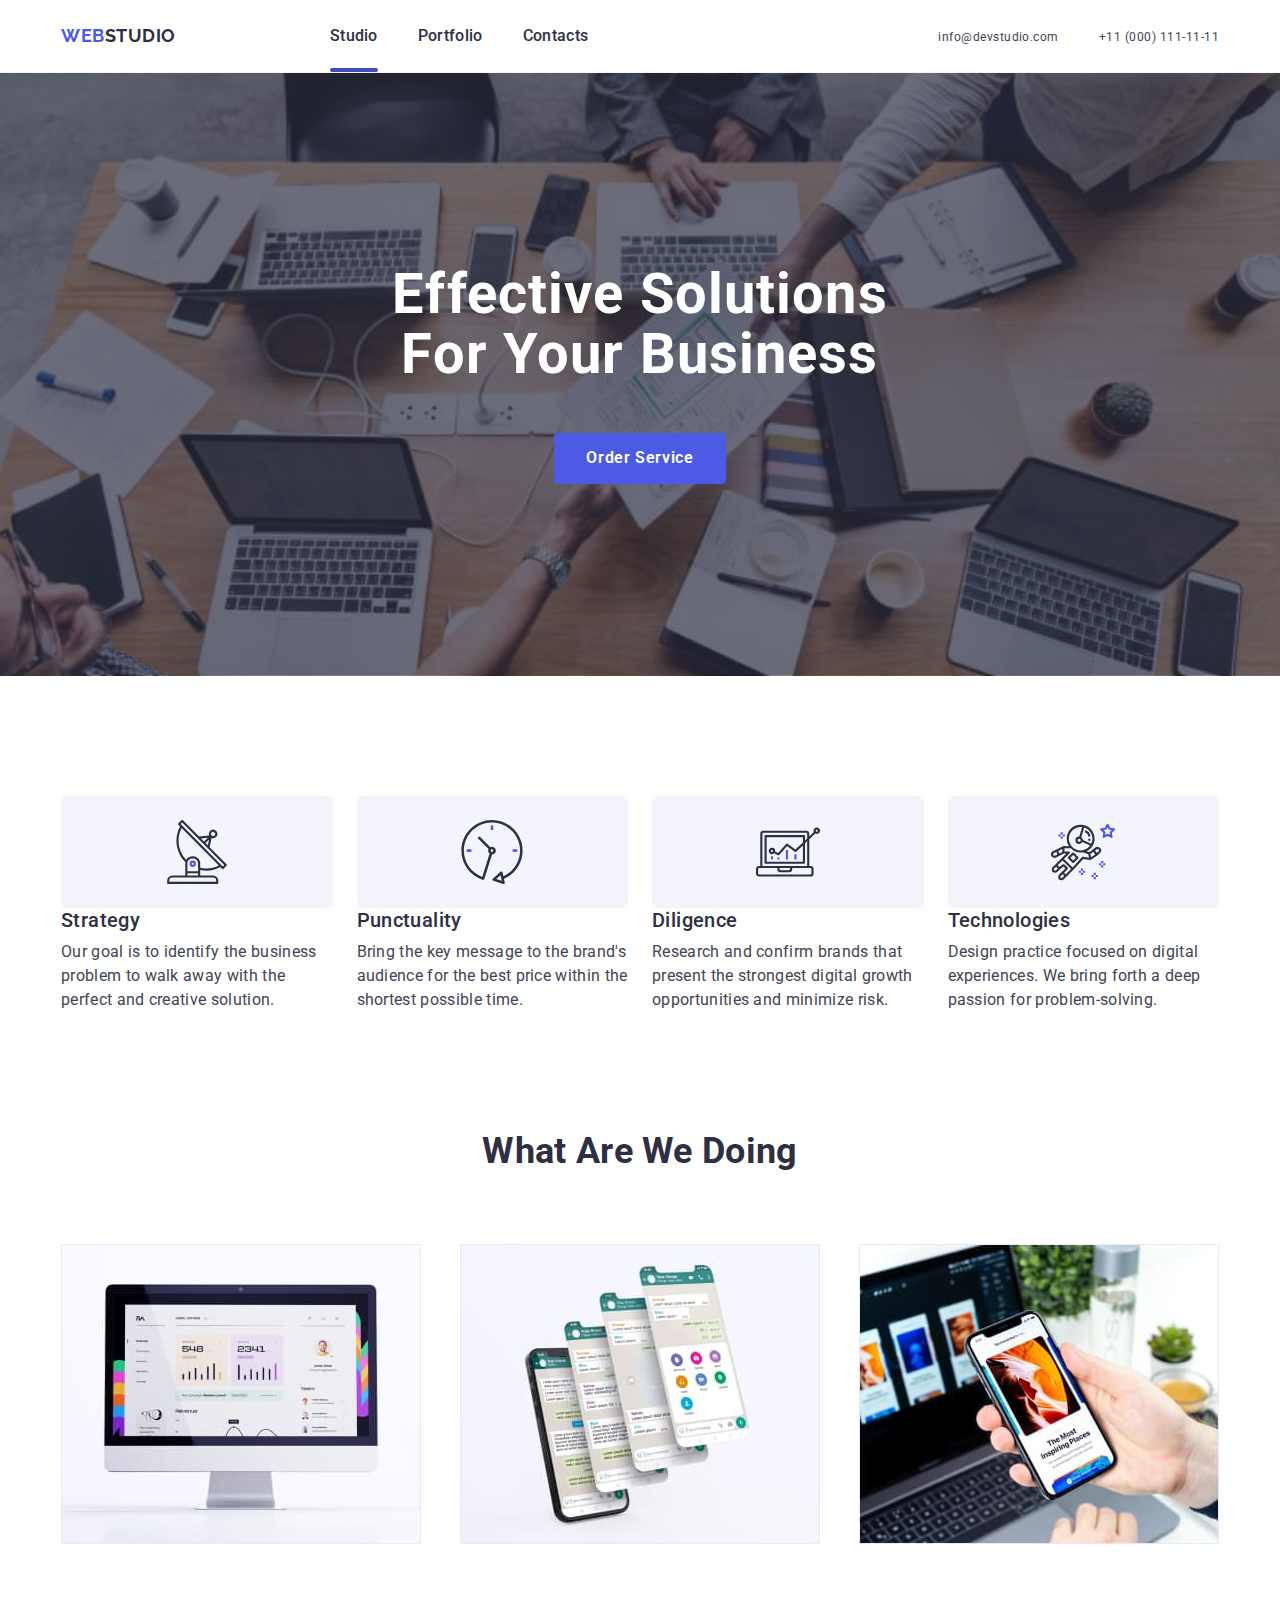
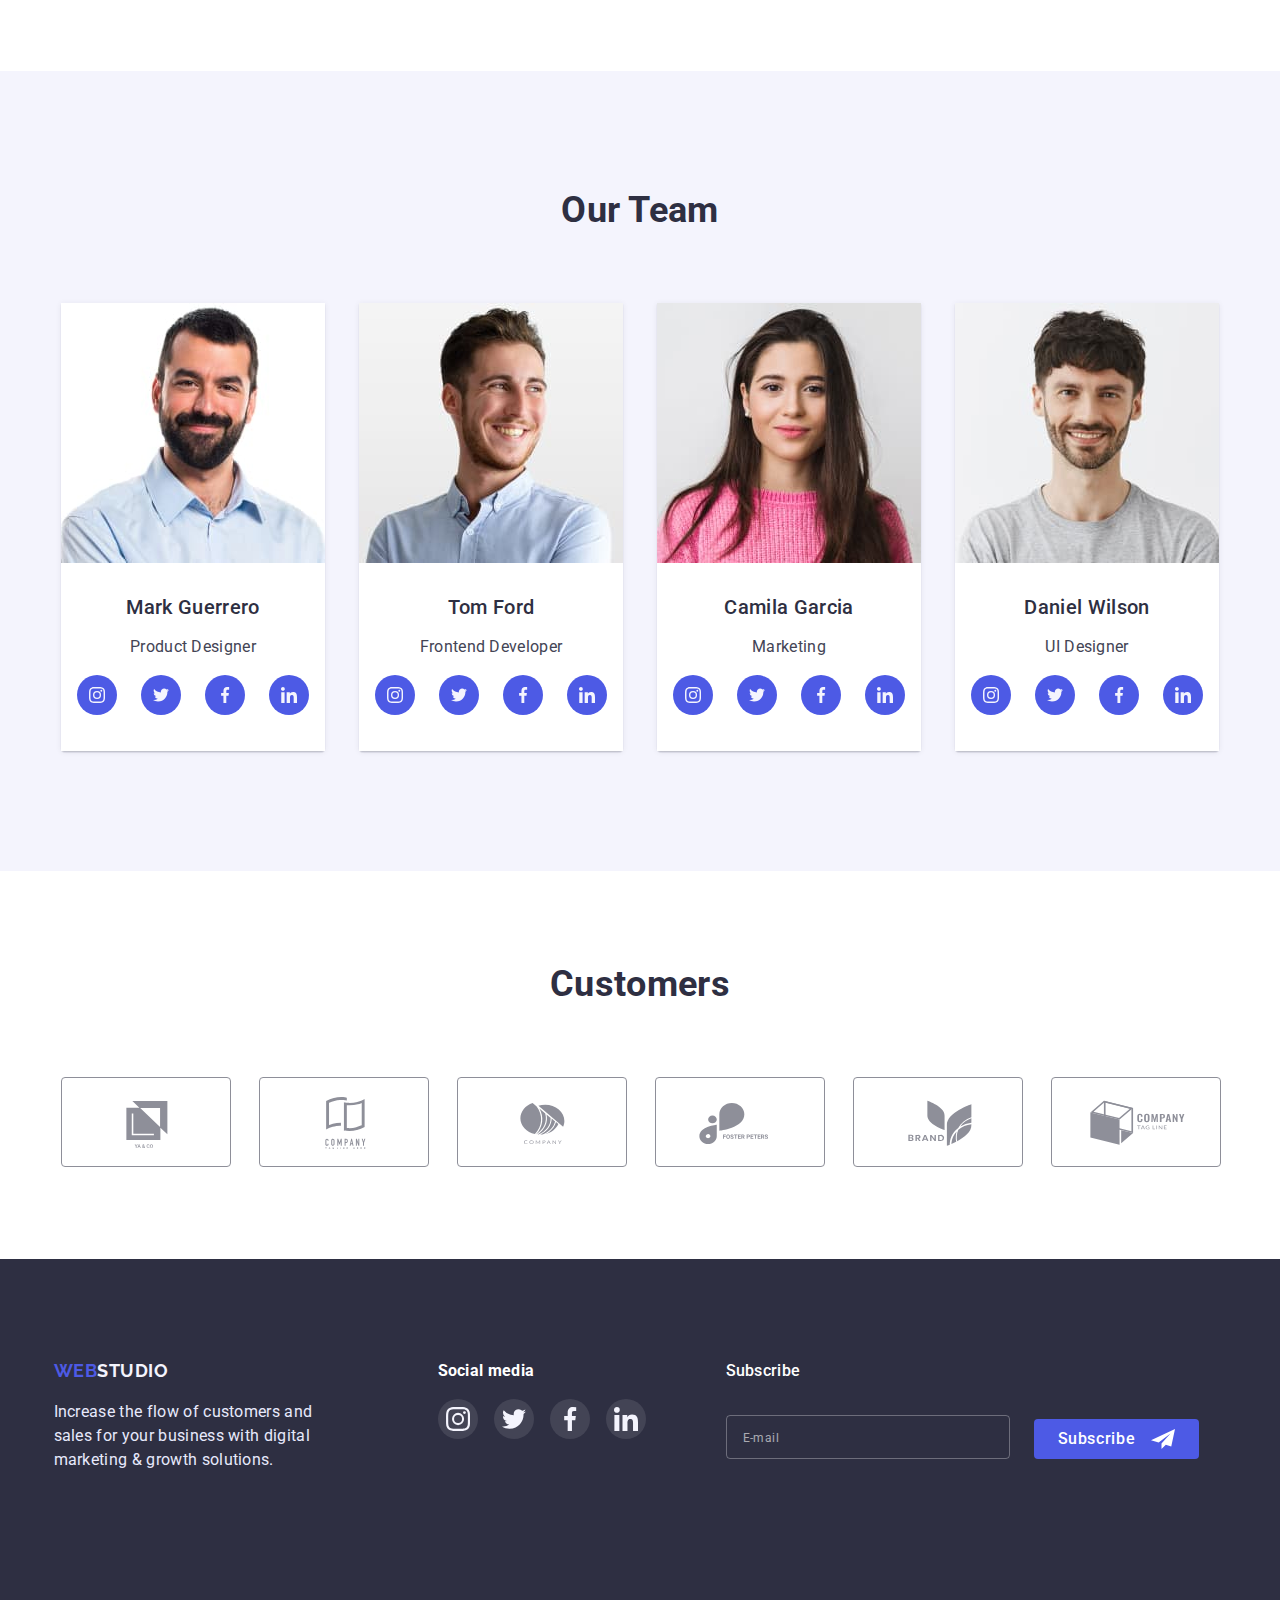
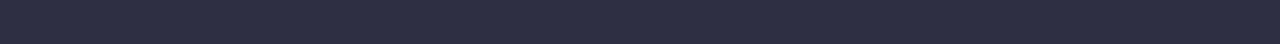
<file: index.html>
<!DOCTYPE html>
<html lang="en">
	<head>
		<meta charset="UTF-8" />
		<meta http-equiv="X-UA-Compatible" content="IE=edge" />
		<meta name="viewport" content="width=device-width, initial-scale=1.0" />
		<title>WebStudio</title>
		<link rel="preconnect" href="https://fonts.googleapis.com" />
		<link rel="preconnect" href="https://fonts.gstatic.com" crossorigin />
		<link
			href="https://fonts.googleapis.com/css2?family=Raleway:wght@700&family=Roboto:wght@400;500;700;900&display=swap"
			rel="stylesheet"
		/>
		<link
			rel="stylesheet"
			href="https://cdnjs.cloudflare.com/ajax/libs/modern-normalize/1.1.0/modern-normalize.min.css"
		/>
		<link rel="stylesheet" href="./css/styles.css" />
	</head>
	<body>
		<header>
			<div class="nav container">
				<a href="./index.html" class="logo"><span class="accent">WEB</span>STUDIO</a>
				<nav>
					<ul class="site-nav list">
						<li class="item"><a href="./index.html" class="link activiti">Studio</a></li>
						<li class="item"><a href="./portfolio.html" class="link">Portfolio</a></li>
						<li class="item"><a href="" class="link">Contacts</a></li>
					</ul>
				</nav>
				<ul class="auth-nav list">
					<li class="item"><a href="mailto:info@devstudio.com" class="auth">info@devstudio.com</a></li>
					<li class="item"><a href="tel:+11(000)111-11-11" class="auth">+11 (000) 111-11-11</a></li>
				</ul>

				<button type="button" class="mobile-button-burger js-open-menu">
					<svg width="32" height="22">
						<use href="./images/symbol-defs.svg#icon-hamburger"></use>
					</svg>
				</button>
			</div>

			<div class="mobile-modal js-menu-container">
				<div class="mobile-modal-container">
					<button type="button" class="close-button js-close-menu">
						<svg width="8" height="8">
							<use href="./images/symbol-defs.svg#icon-close-btn"></use>
						</svg>
					</button>
					<ul class="list list-mod">
						<li class="mobile-modal-list-line">
							<a href="./" class="link link-hover modal-navigation">Studio</a>
						</li>
						<li class="mobile-modal-list-line">
							<a href="./portfolio.html" class="link link-hover modal-navigation">Portfolio</a>
						</li>
						<li class="mobile-modal-list-line">
							<a href="./" class="link link-hover modal-navigation">Contacts</a>
						</li>
					</ul>
					<div class="mobile-contact">
						<ul class="list link-contacts mobile-l">
							<li>
								<a href="tel:info@devstudio.com" class="link contact-hover contact-mobile">+11 (000) 111-11-11</a>
							</li>
							<li class="mobile-modal-contact">
								<a href="mailto:+380961111111" class="link contact-hover contact-mail">info@devstudio.com</a>
							</li>
						</ul>
						<ul class="list activ mobile-modal-active">
							<li>
								<a class="ico-a" href="">
									<svg class="person-href" width="24" height="20">
										<use href="./images/symbol-defs.svg#icon-instagram"></use>
									</svg>
								</a>
							</li>
							<li>
								<a class="ico-a" href="">
									<svg class="person-href" width="24" height="20">
										<use href="./images/symbol-defs.svg#icon-twitter"></use>
									</svg>
								</a>
							</li>
							<li>
								<a class="ico-a" href="">
									<svg class="person-href" width="24" height="20">
										<use href="./images/symbol-defs.svg#icon-facebook"></use>
									</svg>
								</a>
							</li>
							<li>
								<a class="ico-a" href="">
									<svg class="person-href" width="24" height="20">
										<use href="./images/symbol-defs.svg#icon-linkedin"></use>
									</svg>
								</a>
							</li>
						</ul>
					</div>
				</div>
			</div>
		</header>

		<main>
			<section class="hero section">
				<h1 class="hero-title">Effective Solutions For Your Business</h1>
				<button class="button-hero" type="button" name="Order Service" data-modal-open>Order Service</button>
			</section>

			<section class="advantages section">
				<div class="container">
					<h2 class="section-title visually-hidden">Our advantages</h2>

					<ul class="feature-list list">
						<li class="item">
							<div class="icon-hero">
								<svg class="ico">
									<use href="./images/symbol-defs.svg#icon-anten"></use>
								</svg>
							</div>

							<h3 class="title">Strategy</h3>
							<p class="text">
								Our goal is to identify the business problem to walk away with the perfect and creative solution.
							</p>
						</li>

						<li class="item">
							<div class="icon-hero">
								<svg class="ico">
									<use href="./images/symbol-defs.svg#icon-clock"></use>
								</svg>
							</div>

							<h3 class="title">Punctuality</h3>
							<p class="text">
								Bring the key message to the brand's audience for the best price within the shortest possible time.
							</p>
						</li>

						<li class="item">
							<div class="icon-hero">
								<svg class="ico">
									<use href="./images/symbol-defs.svg#icon-diagram"></use>
								</svg>
							</div>

							<h3 class="title">Diligence</h3>
							<p class="text">
								Research and confirm brands that present the strongest digital growth opportunities and minimize risk.
							</p>
						</li>

						<li class="item">
							<div class="icon-hero">
								<svg class="ico">
									<use href="./images/symbol-defs.svg#icon-astronaut"></use>
								</svg>
							</div>

							<h3 class="title">Technologies</h3>
							<p class="text">
								Design practice focused on digital experiences. We bring forth a deep passion for problem-solving.
							</p>
						</li>
					</ul>
				</div>
			</section>

			<section class="doing section">
				<div class="container">
					<h2 class="section-title">What are we doing</h2>
					<ul class="work-list list">
						<li>
							<img srcset="./images/monitor@2x.jpg 2x" src="./images/monitor.jpg" alt="Monitor" width="360" />
						</li>
						<li>
							<img srcset="./images/phone@2x.jpg 2x" src="./images/phone.jpg" alt="Phone" width="360" />
						</li>
						<li>
							<img
								srcset="./images/phone-in-hand@2x.jpg 2x"
								src="./images/phone-in-hand.jpg"
								alt="Phone in hand"
								width="360"
							/>
						</li>
					</ul>
				</div>
			</section>

			<section class="section our-team">
				<div class="container">
					<h2 class="section-title">Our Team</h2>
					<ul class="team-list list">
						<li class="pers">
							<img
								srcset="./images/foto-mark-guerrero@2x.jpg 2x"
								src="./images/foto-mark-guerrero.jpg"
								alt="Foto Mark Guerrero"
								width="264"
							/>
							<div class="person-data">
								<h3 class="title">Mark Guerrero</h3>
								<p class="position">Product Designer</p>
								<ul class="list activ">
									<li>
										<a class="ico-a" href="">
											<svg class="person-href" width="16" height="16">
												<use href="./images/symbol-defs.svg#icon-instagram"></use>
											</svg>
										</a>
									</li>
									<li>
										<a class="ico-a" href="">
											<svg class="person-href" width="16" height="16">
												<use href="./images/symbol-defs.svg#icon-twitter"></use>
											</svg>
										</a>
									</li>
									<li>
										<a class="ico-a" href="">
											<svg class="person-href" width="16" height="16">
												<use href="./images/symbol-defs.svg#icon-facebook"></use>
											</svg>
										</a>
									</li>
									<li>
										<a class="ico-a" href="">
											<svg class="person-href" width="16" height="16">
												<use href="./images/symbol-defs.svg#icon-linkedin"></use>
											</svg>
										</a>
									</li>
								</ul>
							</div>
						</li>
						<li class="pers">
							<img
								srcset="./images/foto-tom-ford@2x.jpg 2x"
								src="./images/foto-tom-ford.jpg"
								alt="Foto Tom Ford"
								width="264"
							/>
							<div class="person-data">
								<h3 class="title">Tom Ford</h3>
								<p class="position">Frontend Developer</p>
								<ul class="list activ">
									<li>
										<a class="ico-a" href="">
											<svg class="person-href" width="16" height="16">
												<use href="./images/symbol-defs.svg#icon-instagram"></use>
											</svg>
										</a>
									</li>
									<li>
										<a class="ico-a" href="">
											<svg class="person-href" width="16" height="16">
												<use href="./images/symbol-defs.svg#icon-twitter"></use>
											</svg>
										</a>
									</li>
									<li>
										<a class="ico-a" href="">
											<svg class="person-href" width="16" height="16">
												<use href="./images/symbol-defs.svg#icon-facebook"></use>
											</svg>
										</a>
									</li>
									<li>
										<a class="ico-a" href="">
											<svg class="person-href" width="16" height="16">
												<use href="./images/symbol-defs.svg#icon-linkedin"></use>
											</svg>
										</a>
									</li>
								</ul>
							</div>
						</li>
						<li class="pers">
							<img
								srcset="./images/foto-camila-garcia@2x.jpg 2x"
								src="./images/foto-camila-garcia.jpg"
								alt="Foto Camila Garcia"
								width="264"
							/>
							<div class="person-data">
								<h3 class="title">Camila Garcia</h3>
								<p class="position">Marketing</p>
								<ul class="list activ">
									<li>
										<a class="ico-a" href="">
											<svg class="person-href" width="16" height="16">
												<use href="./images/symbol-defs.svg#icon-instagram"></use>
											</svg>
										</a>
									</li>
									<li>
										<a class="ico-a" href="">
											<svg class="person-href" width="16" height="16">
												<use href="./images/symbol-defs.svg#icon-twitter"></use>
											</svg>
										</a>
									</li>
									<li>
										<a class="ico-a" href="">
											<svg class="person-href" width="16" height="16">
												<use href="./images/symbol-defs.svg#icon-facebook"></use>
											</svg>
										</a>
									</li>
									<li>
										<a class="ico-a" href="">
											<svg class="person-href" width="16" height="16">
												<use href="./images/symbol-defs.svg#icon-linkedin"></use>
											</svg>
										</a>
									</li>
								</ul>
							</div>
						</li>
						<li class="pers">
							<img
								srcset="./images/foto-daniel-wilson@2x.jpg 2x"
								src="./images/foto-daniel-wilson.jpg"
								alt="Foto Daniel Wilson"
								width="264"
							/>
							<div class="person-data">
								<h3 class="title">Daniel Wilson</h3>
								<p class="position">UI Designer</p>
								<ul class="list activ">
									<li>
										<a class="ico-a" href="">
											<svg class="person-href" width="16" height="16">
												<use href="./images/symbol-defs.svg#icon-instagram"></use>
											</svg>
										</a>
									</li>
									<li>
										<a class="ico-a" href="">
											<svg class="person-href" width="16" height="16">
												<use href="./images/symbol-defs.svg#icon-twitter"></use>
											</svg>
										</a>
									</li>
									<li>
										<a class="ico-a" href="">
											<svg class="person-href" width="16" height="16">
												<use href="./images/symbol-defs.svg#icon-facebook"></use>
											</svg>
										</a>
									</li>
									<li>
										<a class="ico-a" href="">
											<svg class="person-href" width="16" height="16">
												<use href="./images/symbol-defs.svg#icon-linkedin"></use>
											</svg>
										</a>
									</li>
								</ul>
							</div>
						</li>
					</ul>
				</div>
			</section>

			<section class="section customers">
				<div class="container">
					<h2 class="title-customers">Customers</h2>
					<ul class="customers-list list">
						<li class="partner">
							<a href="" class="a-partner">
								<svg class="svg-partner" width="104" height="56">
									<use href="./images/symbol-defs.svg#icon-ya-co"></use>
								</svg>
							</a>
						</li>
						<li class="partner">
							<a href="" class="a-partner">
								<svg class="svg-partner" width="104" height="56">
									<use href="./images/symbol-defs.svg#icon-tagline"></use>
								</svg>
							</a>
						</li>
						<li class="partner">
							<a href="" class="a-partner">
								<svg class="svg-partner" width="104" height="56">
									<use href="./images/symbol-defs.svg#icon-thirh-company"></use>
								</svg>
							</a>
						</li>
						<li class="partner">
							<a href="" class="a-partner">
								<svg class="svg-partner" width="104" height="56">
									<use href="./images/symbol-defs.svg#icon-foster-peters"></use>
								</svg>
							</a>
						</li>
						<li class="partner">
							<a href="" class="a-partner">
								<svg class="svg-partner" width="104" height="56">
									<use href="./images/symbol-defs.svg#icon-brand"></use>
								</svg>
							</a>
						</li>
						<li class="partner">
							<a href="" class="a-partner">
								<svg class="svg-partner" width="104" height="56">
									<use href="./images/symbol-defs.svg#icon-tag-line"></use>
								</svg>
							</a>
						</li>
					</ul>
				</div>
			</section>
		</main>

		<footer class="footer">
			<div class="container footer-data">
				<div class="logo-media">
					<a href="./index.html" class="logo logo-footer"><span class="accent">WEB</span>STUDIO</a>
					<p class="footer-text">
						Increase the flow of customers and sales for your business with digital marketing & growth solutions.
					</p>
				</div>

				<div class="social-media">
					<h4>Social media</h4>
					<ul class="list footer-list">
						<li class="footer-ico">
							<a href="">
								<svg width="24" height="24">
									<use href="./images/symbol-defs.svg#icon-instagram"></use>
								</svg>
							</a>
						</li>
						<li class="footer-ico">
							<a href="">
								<svg width="24" height="24">
									<use href="./images/symbol-defs.svg#icon-twitter"></use>
								</svg>
							</a>
						</li>
						<li class="footer-ico">
							<a href="">
								<svg width="24" height="24">
									<use href="./images/symbol-defs.svg#icon-facebook"></use>
								</svg>
							</a>
						</li>
						<li class="footer-ico">
							<a href="">
								<svg width="24" height="24">
									<use href="./images/symbol-defs.svg#icon-linkedin"></use>
								</svg>
							</a>
						</li>
					</ul>
				</div>

				<div class="subscribe">
					<p class="footer-input-desc">Subscribe</p>
					<form class="footer-subscribe">
						<input type="email" name="user-email" placeholder="E-mail" required class="footer-input" id="email" />
						<button type="submit" class="footer-subscribe-btn">
							Subscribe<svg class="footer-subscribe-btn-icon" width="24" height="24">
								<use href="./images/symbol-defs.svg#icon-frame"></use>
							</svg>
						</button>
					</form>
				</div>
			</div>
		</footer>

		<div class="backdrop is-hidden" data-modal>
			<div class="modal">
				<button type="button" class="modal-close-btn" data-modal-close>
					<svg width="8" height="8">
						<use href="./images/symbol-defs.svg#icon-close-btn"></use>
					</svg>
				</button>

				<form class="modal-form">
					<p>Leave your contacts and we will call you back</p>

					<label class="modal-label">
						<span class="modal-form-text">Name</span>
						<input class="form-input" type="text" name="name" required pattern="[a-zA-Zа-яА-Я]+" minlength="2" />
						<svg class="form-input-icon" width="18" height="24">
							<use href="./images/symbol-defs.svg#icon-person"></use>
						</svg>
					</label>
					<label class="modal-label">
						<span class="modal-form-text">Phone</span>
						<input
							class="form-input"
							type="tel"
							name="phone_number"
							required
							pattern="[0-9]{3}-[0-9]{3}-[0-9]{2}-[0-9]{2}"
							title="XXX-XXX-XX-XX"
						/>
						<svg class="form-input-icon" width="18" height="24">
							<use href="./images/symbol-defs.svg#icon-phone"></use>
						</svg>
					</label>
					<label class="modal-label">
						<span class="modal-form-text">Email</span>
						<input class="form-input" type="email" name="email" required />
						<svg class="form-input-icon" width="18" height="24">
							<use href="./images/symbol-defs.svg#icon-email"></use>
						</svg>
					</label>

					<label class="modal-label">
						<span class="modal-form-text">Comment</span>
						<textarea class="modal-form-comment" name="comment" placeholder="Text input"></textarea>
					</label>

					<div class="modal-form-accept">
						<input
							class="form-input-accept visually-hidden"
							type="checkbox"
							name="user_accept"
							value="accept"
							id="user_accept"
						/>
						<label for="user_accept" class="label-accept"
							>I accept the terms and conditions of the <a href="" class="privacy">Privacy Policy</a></label
						>
					</div>
					<div class="modal-form-sub">
						<button class="modal-form-submit" type="submit">Send</button>
					</div>
				</form>
			</div>
		</div>

		<script src="./js/mobile-menu.js"></script>
		<script src="./js/modal.js"></script>
	</body>
</html>
</file>
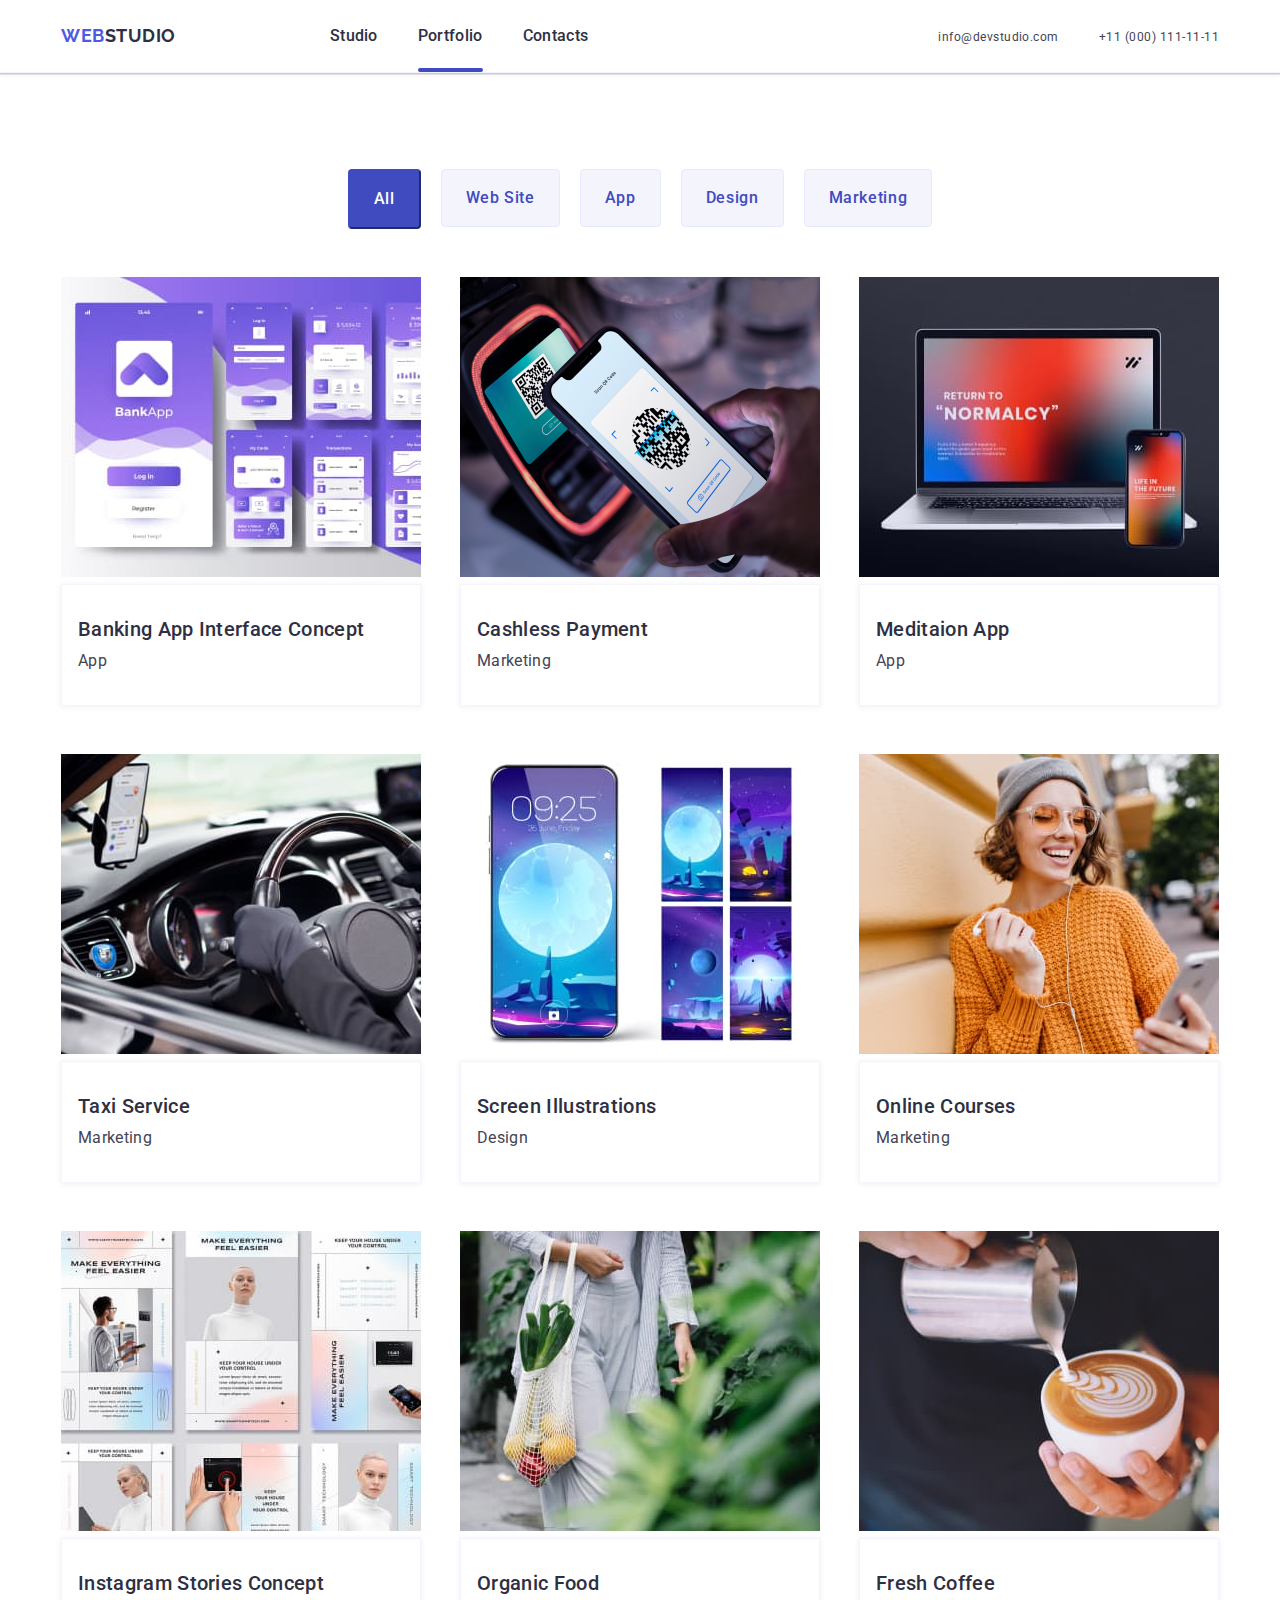
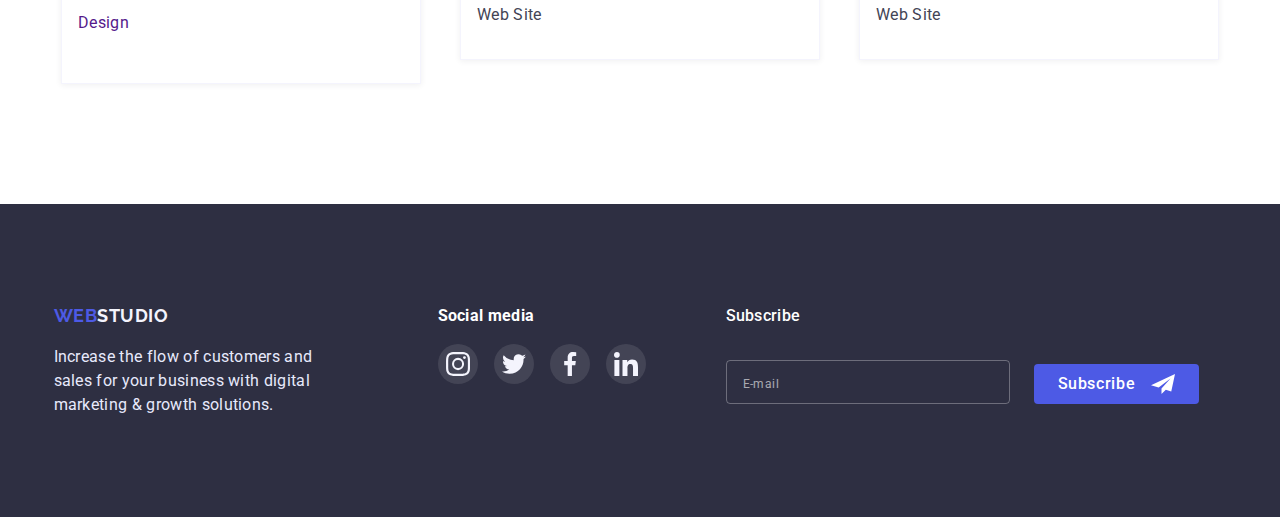
<file: portfolio.html>
<!DOCTYPE html>
<html lang="en">
	<head>
		<meta charset="UTF-8" />
		<meta http-equiv="X-UA-Compatible" content="IE=edge" />
		<meta name="viewport" content="width=device-width, initial-scale=1.0" />
		<title>Portfolio</title>
		<link rel="preconnect" href="https://fonts.googleapis.com" />
		<link rel="preconnect" href="https://fonts.gstatic.com" crossorigin />
		<link
			href="https://fonts.googleapis.com/css2?family=Raleway:wght@700&family=Roboto:wght@400;500;700;900&display=swap"
			rel="stylesheet"
		/>
		<link
			rel="stylesheet"
			href="https://cdnjs.cloudflare.com/ajax/libs/modern-normalize/1.1.0/modern-normalize.min.css"
		/>
		<link rel="stylesheet" href="./css/styles.css" />
	</head>
	<body>
		<header>
			<div class="nav container">
				<a href="./index.html" class="logo"><span class="accent">WEB</span>STUDIO</a>
				<nav>
					<ul class="site-nav list">
						<li class="item"><a href="./index.html" class="link">Studio</a></li>
						<li class="item"><a href="./portfolio.html" class="link activiti">Portfolio</a></li>
						<li class="item"><a href="" class="link">Contacts</a></li>
					</ul>
				</nav>
				<ul class="auth-nav list">
					<li class="item"><a href="mailto:info@devstudio.com" class="auth">info@devstudio.com</a></li>
					<li class="item"><a href="tel:+11(000)111-11-11" class="auth">+11 (000) 111-11-11</a></li>
				</ul>

				<button type="button" class="mobile-button-burger js-open-menu">
					<svg width="32" height="22">
						<use href="./images/symbol-defs.svg#icon-hamburger"></use>
					</svg>
				</button>
			</div>

			<div class="mobile-modal js-menu-container">
				<div class="mobile-modal-container">
					<button type="button" class="close-button js-close-menu">
						<svg width="8" height="8">
							<use href="./images/symbol-defs.svg#icon-close-btn"></use>
						</svg>
					</button>
					<div class="mobile-modal-list">
						<ul class="list">
							<li class="mobile-modal-list-line">
								<a href="./" class="link link-hover modal-navigation">Studio</a>
							</li>
							<li class="mobile-modal-list-line">
								<a href="./portfolio.html" class="link link-hover modal-navigation">Portfolio</a>
							</li>
							<li class="mobile-modal-list-line">
								<a href="./" class="link link-hover modal-navigation">Contacts</a>
							</li>
						</ul>
						<ul class="list link-contacts mobile-l">
							<li>
								<a href="tel:info@devstudio.com" class="link contact-hover contact-mobile">+11 (000) 111-11-11</a>
							</li>
							<li class="mobile-modal-contact">
								<a href="mailto:+380961111111" class="link contact-hover contact-mail">info@devstudio.com</a>
							</li>
						</ul>
						<ul class="list activ mobile-modal-active">
							<li>
								<a class="ico-a" href="">
									<svg class="person-href" width="24" height="20">
										<use href="./images/symbol-defs.svg#icon-instagram"></use>
									</svg>
								</a>
							</li>
							<li>
								<a class="ico-a" href="">
									<svg class="person-href" width="24" height="20">
										<use href="./images/symbol-defs.svg#icon-twitter"></use>
									</svg>
								</a>
							</li>
							<li>
								<a class="ico-a" href="">
									<svg class="person-href" width="24" height="20">
										<use href="./images/symbol-defs.svg#icon-facebook"></use>
									</svg>
								</a>
							</li>
							<li>
								<a class="ico-a" href="">
									<svg class="person-href" width="24" height="20">
										<use href="./images/symbol-defs.svg#icon-linkedin"></use>
									</svg>
								</a>
							</li>
						</ul>
					</div>
				</div>
			</div>
		</header>

		<main>
			<section class="colection filter-menu">
				<div class="container">
					<h1 class="visually-hidden">Nav</h1>
					<ul class="list filter">
						<li><button class="button primary" type="button">All</button></li>
						<li><button class="button secondary" type="button">Web Site</button></li>
						<li><button class="button secondary" type="button">App</button></li>
						<li><button class="button secondary" type="button">Design</button></li>
						<li><button class="button secondary" type="button">Marketing</button></li>
					</ul>

					<ul class="menu-list list">
						<li class="item-works">
							<a href="" class="iten">
								<div class="box">
									<img src="./images/banking.jpg" alt="Banking" width="360" />
									<div class="overlay">
										<p>
											14 Stylish and User-Friendly App Design Concepts · Task Manager App · Calorie Tracker App · Exotic
											Fruit Ecommerce App · Cloud Storage App
										</p>
									</div>
								</div>

								<div class="example-work">
									<h2 class="title">Banking App Interface Concept</h2>
									<p class="text-works">App</p>
								</div>
							</a>
						</li>
						<li class="item-works">
							<a href="" class="iten">
								<div class="box">
									<img src="./images/cashless.jpg" alt="Cashless" width="360" />
									<div class="overlay">
										<p>
											14 Stylish and User-Friendly App Design Concepts · Task Manager App · Calorie Tracker App · Exotic
											Fruit Ecommerce App · Cloud Storage App
										</p>
									</div>
								</div>

								<div class="example-work">
									<h2 class="title">Cashless Payment</h2>
									<p class="text-works">Marketing</p>
								</div>
							</a>
						</li>
						<li class="item-works">
							<a href="" class="iten">
								<div class="box">
									<img src="./images/meditaion.jpg" alt="Meditaion" width="360" />
									<div class="overlay">
										<p>
											14 Stylish and User-Friendly App Design Concepts · Task Manager App · Calorie Tracker App · Exotic
											Fruit Ecommerce App · Cloud Storage App
										</p>
									</div>
								</div>

								<div class="example-work">
									<h2 class="title">Meditaion App</h2>
									<p class="text-works">App</p>
								</div>
							</a>
						</li>
						<li class="item-works">
							<a href="" class="iten">
								<div class="box">
									<img src="./images/taxi.jpg" alt="Taxi" width="360" />
									<div class="overlay">
										<p>
											14 Stylish and User-Friendly App Design Concepts · Task Manager App · Calorie Tracker App · Exotic
											Fruit Ecommerce App · Cloud Storage App
										</p>
									</div>
								</div>

								<div class="example-work">
									<h2 class="title">Taxi Service</h2>
									<p class="text-works">Marketing</p>
								</div>
							</a>
						</li>
						<li class="item-works">
							<a href="" class="iten">
								<div class="box">
									<img src="./images/screen.jpg" alt="Screen" width="360" />
									<div class="overlay">
										<p>
											14 Stylish and User-Friendly App Design Concepts · Task Manager App · Calorie Tracker App · Exotic
											Fruit Ecommerce App · Cloud Storage App
										</p>
									</div>
								</div>

								<div class="example-work">
									<h2 class="title">Screen Illustrations</h2>
									<p class="text-works">Design</p>
								</div>
							</a>
						</li>
						<li class="item-works">
							<a href="" class="iten">
								<div class="box">
									<img src="./images/online.jpg" alt="Woman with phone" width="360" />
									<div class="overlay">
										<p>
											14 Stylish and User-Friendly App Design Concepts · Task Manager App · Calorie Tracker App · Exotic
											Fruit Ecommerce App · Cloud Storage App
										</p>
									</div>
								</div>

								<div class="example-work">
									<h2 class="title">Online Courses</h2>
									<p class="text-works">Marketing</p>
								</div>
							</a>
						</li>
						<li class="item-works">
							<a href="" class="iten">
								<div class="box">
									<img src="./images/instagram.jpg" alt="Instagram Stories" width="360" />
									<div class="overlay">
										<p>
											14 Stylish and User-Friendly App Design Concepts · Task Manager App · Calorie Tracker App · Exotic
											Fruit Ecommerce App · Cloud Storage App
										</p>
									</div>
								</div>

								<div class="example-work">
									<h2 class="title">Instagram Stories Concept</h2>
									<p>Design</p>
								</div>
							</a>
						</li>
						<li class="item-works">
							<a href="" class="iten">
								<div class="box">
									<img src="./images/organic.jpg" alt="Food" width="360" />
									<div class="overlay">
										<p>
											14 Stylish and User-Friendly App Design Concepts · Task Manager App · Calorie Tracker App · Exotic
											Fruit Ecommerce App · Cloud Storage App
										</p>
									</div>
								</div>

								<div class="example-work">
									<h2 class="title">Organic Food</h2>
									<p class="text-works">Web Site</p>
								</div>
							</a>
						</li>
						<li class="item-works">
							<a href="" class="iten">
								<div class="box">
									<img src="./images/fresh.jpg" alt="Coffee" width="360" />
									<div class="overlay">
										<p>
											14 Stylish and User-Friendly App Design Concepts · Task Manager App · Calorie Tracker App · Exotic
											Fruit Ecommerce App · Cloud Storage App
										</p>
									</div>
								</div>

								<div class="example-work">
									<h2 class="title">Fresh Coffee</h2>
									<p class="text-works">Web Site</p>
								</div>
							</a>
						</li>
					</ul>
				</div>
			</section>
		</main>

		<footer class="footer">
			<div class="container footer-data">
				<div>
					<a href="./index.html" class="logo logo-footer"><span class="accent">WEB</span>STUDIO</a>
					<p class="footer-text">
						Increase the flow of customers and sales for your business with digital marketing & growth solutions.
					</p>
				</div>

				<div class="social-media">
					<h4>Social media</h4>
					<ul class="list footer-list">
						<li class="footer-ico">
							<a href="">
								<svg width="24" height="24">
									<use href="./images/symbol-defs.svg#icon-instagram"></use>
								</svg>
							</a>
						</li>
						<li class="footer-ico">
							<a href="">
								<svg width="24" height="24">
									<use href="./images/symbol-defs.svg#icon-twitter"></use>
								</svg>
							</a>
						</li>
						<li class="footer-ico">
							<a href="">
								<svg width="24" height="24">
									<use href="./images/symbol-defs.svg#icon-facebook"></use>
								</svg>
							</a>
						</li>
						<li class="footer-ico">
							<a href="">
								<svg width="24" height="24">
									<use href="./images/symbol-defs.svg#icon-linkedin"></use>
								</svg>
							</a>
						</li>
					</ul>
				</div>

				<div class="subscribe">
					<p class="footer-input-desc">Subscribe</p>
					<form class="footer-subscribe">
						<input type="email" name="user-email" placeholder="E-mail" required class="footer-input" id="email" />
						<button type="submit" class="footer-subscribe-btn">
							Subscribe<svg class="footer-subscribe-btn-icon" width="24" height="24">
								<use href="./images/symbol-defs.svg#icon-frame"></use>
							</svg>
						</button>
					</form>
				</div>
			</div>
		</footer>

		<script src="./js/mobile-menu.js"></script>
	</body>
</html>
</file>
<file: css/styles.css>
*,
*::before,
*::after {
	box-sizing: inherit;
}

:root {
	--primary-text-color: #434455;
	--title-text-color: #2e2f42;
	--accent-color: #404bbf;
	--primary-bg-color: #2e2f42;
	--primary-white-color: #ffffff;
	--footer-brand-color: #f4f4fd;
	--footer-color: #e7e9fc;
	--footer-brg-color: #2e2f42;

	--animation: 250ms cubic-bezier(0.4, 0, 0.2, 1);
}

header {
	border-bottom: 0.5px solid #f4f4fd;
	box-shadow: 0px 2px 1px rgba(46, 47, 66, 0.08), 0px 1px 1px rgba(46, 47, 66, 0.16), 0px 1px 6px rgba(46, 47, 66, 0.08);
}

body {
	background-color: var(--primary-white-color);
	color: var(--primary-text-color);
	font-family: Roboto, sans-serif;
	font-weight: 400;
	font-size: 16px;
	line-height: 1.5;
	letter-spacing: 0.02em;
}

h1 {
	margin: 0;
}

h2 {
	margin: 0;
	font-weight: 700;
	font-size: 36px;
	line-height: 1.11;
	text-align: center;
	text-transform: capitalize;
	color: var(--title-text-color);
}

h3 {
	font-weight: 500;
	font-size: 20px;
	line-height: 1.2;
	color: var(---title-text-color);
	margin: 0;
}

.container {
	padding-left: 15px;
	padding-right: 15px;
	margin-left: auto;
	margin-right: auto;
}

.link {
	text-decoration: none;
	color: inherit;
}

.list {
	padding: 0;
	margin: 0;
	list-style-type: none;
}

.logo {
	color: var(--title-text-color);
	font-family: Raleway, sans-serif;
	letter-spacing: 0.03em;
	font-weight: 700;
	font-size: 18px;
	line-height: 1.33;
	text-decoration: none;
	padding-top: 24px;
	padding-bottom: 24px;
	transition-property: color;
	transition-duration: 250ms;
	transition-timing-function: cubic-bezier(0.4, 0, 0.2, 1);
	/* transition: color var(--animation); */
}

.accent {
	color: #4d5ae5;
}

.logo:hover,
.logo:focus {
	color: var(--primary-text-color);
}

/* Site nav */

/* Hero */

.hero {
	background-color: var(--primary-bg-color);
	margin: 0 auto;
	max-width: 1440px;
	background-image: linear-gradient(to right, #2e2f42b3, #2e2f42b3), url(../images/people-office.jpg);
	background-size: cover;
	background-repeat: no-repeat;
	background-position: center;
	text-align: center;
	padding-top: 112px;
	padding-bottom: 109px;
}

.hero-title {
	max-width: 320px;
	color: var(--primary-white-color);
	font-weight: 700;
	font-size: 36px;
	line-height: 1.11;
	text-align: center;
	letter-spacing: 0.02em;
	text-transform: capitalize;
	margin-left: auto;
	margin-right: auto;
	margin-bottom: 72px;
}

.button-hero {
	color: var(--primary-white-color);
	background-color: #4d5ae5;
	border-color: #4d5ae5;
	font-weight: 600;
	font-size: 16px;
	line-height: 1.18;
	align-items: center;
	letter-spacing: 0.04em;
	border: 0;
	cursor: pointer;
	padding: 16px 32px;
	border-radius: 4px;
	transition: color var(--animation), background-color var(--animation);
}

.button-hero:active .button-hero:focus,
.button-hero:hover {
	background-color: #404bbf;
	color: var(--primary-white-color);
}

.advantages {
	padding-top: 96px;
	padding-bottom: 96px;
	margin-bottom: 0;
}

.feature-list .title {
	margin-top: 0;
	font-weight: 700;
	font-size: 36px;
	line-height: 1.11;
	/* text-align: center; */
	letter-spacing: 0.02em;
	text-transform: capitalize;
	color: var(--primary-bg-color);
}

.section-title {
	color: var(--title-text-color);
	font-weight: 700;
	font-size: 36px;
	line-height: 1.11;
	text-align: center;
}

.visually-hidden {
	position: absolute;
	width: 1px;
	height: 1px;
	margin: -1px;
	border: 0;
	padding: 0;
	clip: rect(0 0 0 0);
	overflow: hidden;
}

.text {
	margin-top: 8px;
	margin-bottom: 0;
}

/* Our Team */

.our-team {
	padding-top: 120px;
	padding-bottom: 120px;
	background-color: #f4f4fd;
	/* max-width: 767px; */
	margin-left: auto;
	margin-right: auto;
}

.team-list > li > img {
	display: block;
}

.our-team {
	padding-top: 96px;
	padding-bottom: 128px;
	background-color: #f4f4fd;
}

.section-title {
	margin-bottom: 72px;
}

.person-data {
	padding: 32px 16px 36px;
	background-color: #ffffff;
}

.pers {
	background-color: var(--bacground-color-text);
	text-align: center;

	box-shadow: 0px 1px 6px rgba(46, 47, 66, 0.08), 0px 1px 1px rgba(46, 47, 66, 0.16), 0px 2px 1px rgba(46, 47, 66, 0.08);
	border-radius: 0px 0px 4px 4px;
	width: 264px;
}

.activ {
	display: flex;
}

.ico-a {
	display: flex;
	height: 100%;
	width: 100%;
	align-items: center;
	justify-content: center;
	border-radius: 50%;
	transition: background-color var(--animation);
}

.activ > li {
	width: 40px;
	height: 40px;
	background-color: #4d5ae5;
	border-radius: 50%;
}

.ico-a:hover,
.ico-a:focus {
	background-color: var(--accent-color);
}

.activ > li:not(:last-child) {
	margin-right: 24px;
}

/* Customers */

.customers-list {
	display: flex;
	flex-wrap: wrap;
}

.customers-list > li {
	margin-top: 72px;
}

.partner {
	width: 190px;
	height: 88px;
}

.partner > a {
	border: 1px solid #8e8f99;
	border-radius: 4px;
	color: #8e8f99;
	display: flex;
	align-items: center;
	justify-content: center;
	width: 100%;
	height: 100%;
	transition: color var(--animation), border var(--animation);
}

.partner > a:hover,
.partner > a:focus {
	color: var(--accent-color);
	border: 1px solid var(--accent-color);
}

.partner a:hover,
.partner a:focus {
	color: var(--accent-color);
}

.svg-partner {
	fill: currentColor;
	transition: color var(--animation);
}

.svg-partner:focus,
.svg-partner:hover {
	fill: var(--accent-color);
}

.customers {
	padding-top: 120px;
	padding-bottom: 120px;
}

/* Footer */

.footer {
	color: var(--footer-color);
	background-color: var(--footer-brg-color);
	padding-top: 96px;
	padding-bottom: 96px;
	/* text-align: center; */
}

.logo-footer {
	color: var(--footer-brand-color);
	padding-top: 0;
	padding-bottom: 0;
}

.footer-text {
	margin-right: auto;
	margin-left: auto;
	width: 268px;
	font-weight: 400;
	margin-top: 16px;
	margin-bottom: 0;
}

.logo-media {
	margin-bottom: 72px;
}

.footer-list {
	display: flex;
}

.social-media a {
	height: 100%;
	width: 100%;
	display: flex;
	justify-content: center;
	align-items: center;
}

.social-media ul li {
	margin-left: auto;
	margin-right: auto;
}

.footer-list > li {
	width: 40px;
	height: 40px;
}

.footer-data h4 {
	margin: 0;
	margin-bottom: 16px;
	color: #ffffff;
}

.footer-ico {
	background: rgba(255, 255, 255, 0.1);
	border-radius: 50%;
}

.footer-ico a {
	transition: background-color var(--animation);
}

.footer-ico a:hover,
.footer-ico a:focus {
	background-color: #31d0aa;
	border-radius: 50%;
}

.footer-ico:not(:last-child) {
	margin-right: 16px;
}

/* Footer form */

.footer-subscribe {
	display: block;
	margin-left: auto;
	margin-right: auto;
}

.footer-input {
	/* display: block; */
	width: 100%;
	height: 40px;
	/* padding: 8px 16px; */
	border: 1px solid rgba(255, 255, 255, 0.3);
	border-radius: 4px;
	color: var(--primary-white-color);
	background-color: transparent;
}

.footer-input-desc {
	display: block;
	color: var(--primary-white-color);
	margin: 0;
	margin-bottom: 16px;
}

.footer-input::placeholder {
	/* padding-left: 16px; */
	color: rgba(255, 255, 255, 0.6);
	font-size: 12px;
	font-weight: 400;
	line-height: 2;
	letter-spacing: 0.04em;
}

.footer-subscribe-btn {
	position: relative;
	margin-top: 16px;
	padding-top: 8px;
	padding-bottom: 8px;
	padding-left: 24px;
	padding-right: 64px;
	border-radius: 4px;
	border: none;
	color: var(--primary-white-color);
	background-color: #4d5ae5;
	font-weight: 500;
	font-size: inherit;
	font-family: inherit;
	line-height: 1.5;
	letter-spacing: 0.04em;
}

.footer-subscribe-btn-icon {
	position: absolute;
	margin-left: 16px;
	fill: var(--primary-white-color);
	transition: background-color var(--animation), box-shadow var(--animation);
}

.footer-subscribe-btn:hover,
.footer-subscribe-btn:focus {
	box-shadow: 0px 4px 4px rgba(0, 0, 0, 0.15);
}

.footer-subscribe-btn:active {
	background-color: #404bbf;
}

/* Modal */

.backdrop {
	position: fixed;
	top: 0;
	left: 0;
	display: flex;
	width: 100%;
	height: 100%;
	overflow: auto;
	background-color: rgba(46, 47, 66, 0.4);
	transition: opacity var(--animation), visibility var(--animation);
}

.backdrop.is-hidden {
	opacity: 0;
	visibility: 0;
	pointer-events: none;
	transition: opacity var(--animation), visibility var(--animation);
	overflow: auto;
}

.modal {
	position: absolute;
	top: 50%;
	left: 50%;
	transform: translate(-50%, -50%);
	/* height: 586px;
	width: 344px;  */
	background-color: #fcfcfc;
	box-shadow: 0px 1px 1px rgba(0, 0, 0, 0.14), 0px 1px 3px rgba(0, 0, 0, 0.12), 0px 2px 1px rgba(0, 0, 0, 0.2);
	border-radius: 4px;
	padding: 24px;
	height: 579px; 
	max-height: 90vh; 
	overflow-y: scroll;
}

/* кнопка закриття */
.modal-close-btn {
	position: absolute;
	top: 24px;
	right: 24px;
	display: flex;
	align-items: center;
	justify-content: center;
	width: 24px;
	height: 24px;
	padding: 0;
	border-radius: 50%;
	border: 1px solid rgba(0, 0, 0, 0.1);
	background-color: var(--footer-color);
	cursor: pointer;
}

.modal-close-btn:hover,
.modal-close-btn:focus {
	box-shadow: 0px 4px 4px rgba(0, 0, 0, 0.25);
	background-color: #404bbf;
	fill: var(--primary-white-color);
}

/* Модальна форма */

.modal-form {
	margin: 0;
	overflow: auto;
}

.modal-form p {
	margin: 0;
	padding-top: 40px;
	margin-bottom: 14px;
	text-align: center;
	color: var(---title-text-color);
	font-weight: 400;
	font-size: 16px;
	line-height: 1.5;
	letter-spacing: 0.02em;
}

.modal-label {
	display: flex;
	flex-direction: column;
	position: relative;
	margin-bottom: 8px;
}

.modal-form-text {
	display: block;
	padding-bottom: 4px;
	color: #8e8f99;
	font-size: 12px;
	line-height: 1.33;
	letter-spacing: 0.04em;
}

.form-input {
	padding-left: 38px;
	height: 40px;
	border: 1px solid rgba(33, 33, 33, 0.2);
	border-radius: 4px;
	transition: box-shadow var(--animation), border-color var(--animation);
}

.form-input:focus {
	outline: none;
	border-color: #4d5ae5;
}

/* svg */
.form-input-icon {
	position: absolute;
	top: 65%;
	left: 14px;
	transform: translatey(-50%);
	fill: var(--primary-bg-color);
	transition: fill var(--animation), border-color var(--animation);
}

.form-input:focus + .form-input-icon {
	fill: #4d5ae5;
}

/* текстове поле */
.modal-form-comment {
	display: block;
	margin-bottom: 8px;
	padding: 8px 16px;
	height: 120px;
	resize: none;
	border: 1px solid rgba(33, 33, 33, 0.2);
	border-radius: 4px;
	transition: border-color var(--animation);
}

.modal-form-comment:focus {
	outline: none;
	border-color: #4d5ae5;
}

.modal-form-comment::placeholder {
	color: rgba(117, 117, 117, 0.5);
	font-size: 12px;
	line-height: 1.33;
	letter-spacing: 0.04em;
}

.modal-form-accept {
	display: flex;
	flex-direction: row;
	position: relative;
	align-items: center;
	margin-bottom: 24px;
	font-weight: 400;
	font-size: 12px;
	line-height: 1.33;
	letter-spacing: 0.04em;
	color: #757575;
}

.label-accept {
	display: flex;
}

.privacy {
	color: #4d5ae5;
	padding-left: 4px;
}

.label-accept::before {
	display: block;
	content: "";
	margin-right: 8px;
	width: 16px;
	height: 16px;
	cursor: pointer;
	border: 1.25px solid #2e2f42;
	border-radius: 2px;
}

.form-input-accept:checked + .label-accept::before {
	background-image: url(../images/vector.svg);
	background-color: #404bbf;
	background-repeat: no-repeat;
	background-position: center;
}

.form-input-accept:focus + .label-accept::before {
	border-color: var(--accent-color);
}

.modal-form-sub {
	display: flex;
	justify-content: center;
	align-items: center;
}

.modal-form-submit {
	transition: background-color var(--animation), box-shadow var(--animation);
	padding: 16px 32px;
	width: 50%;
	/* align-self: center; */
	border: none;
	border-radius: 4px;
	color: var(--primary-white-color);
	background-color: #4d5ae5;
	font-family: inherit;
	font-weight: 500;
	line-height: 1.5;
	letter-spacing: 0.04em;
	cursor: pointer;
}

.modal-form-submit:hover,
.modal-form-submit:focus {
	box-shadow: 0px 4px 4px rgba(0, 0, 0, 0.15);
}

/* Portfolio Page */

.colection {
	padding-top: 96px;
}

.filter {
	display: flex;
	justify-content: center;
	margin-bottom: 48px;
}

.filter > li:not(:last-child) {
	margin-right: 20px;
}

.filter > li {
	min-width: 48px;
}

.box {
	position: relative;
	width: 360px;
	margin-left: auto;
	margin-right: auto;
	overflow: hidden;
	transition: color var(--animation), transform var(--animation);
}

.box:hover .overlay {
	transform: translatex(0);
}

.overlay {
	position: absolute;
	top: 0;
	left: 0;
	width: 100%;
	height: 100%;
	background-color: var(--accent-color);

	transform: translatey(100%);
	transition: transform var(--animation);
}

.overlay > p {
	color: var(--footer-brand-color);
	padding: 32px;
	margin-top: 40px;
}

.menu-list .iten {
	text-decoration: none;
}

.menu-list {
	display: flex;
	flex-wrap: wrap;
	justify-content: space-between;
}

.menu-list > li {
	margin-bottom: 48px;
}

/* .item-works {
	box-shadow: 0px 1px 6px rgba(46, 47, 66, 0.08);
} */

.text-works {
	margin: 0;
	margin-top: 8px;
	color: var(--primary-text-color);
}

.item-works:nth-last-child(-n + 3) {
	margin-bottom: 0;
}

.item-works:not(:nth-child(3n + 3)) {
	margin-right: 24px;
}

.iten > img {
	display: block;
}

.example-work {
	padding-left: 16px;
	padding-top: 32px;
	padding-bottom: 32px;
	border: 0.5px solid #f4f4fd;
	box-shadow: 0px 1px 6px rgba(46, 47, 66, 0.08);
}

.menu-list .title {
	color: var(--title-text-color);
	font-weight: 500;
	font-size: 20px;
	line-height: 1.2;
	text-align: left;
}

.filter-menu {
	padding-bottom: 120px;
}

.iten {
	display: block;
	transition: box-shadow var(--animation);
}

.iten:hover,
.iten:focus {
	box-shadow: 0px 1px 6px rgba(46, 47, 66, 0.08), 0px 1px 1px rgba(46, 47, 66, 0.16), 0px 2px 1px rgba(46, 47, 66, 0.08);
}

/* Button */

button {
	display: inline-block;
	border-radius: 4px;
	/* min-width: 170px; */

	padding: 16px 32px;
	font-family: inherit;
	font-weight: 500;
	font-size: 16px;
	line-height: 1.5;
	/* display: flex; */
	align-items: center;
	text-align: center;
	letter-spacing: 0.04em;
}

.button.primary,
.button.secondary {
	cursor: pointer;
	padding: 8px 16px;
}

.button.primary {
	color: var(--primary-white-color);
	background-color: var(--accent-color);
	border-color: var(--accent-color);
	transition: color var(--animation), background-color var(--animation);
}

.button.secondary {
	color: var(--accent-color);
	background-color: var(--footer-brand-color);
	border: 1px solid var(--footer-color);
	transition: color var(--animation), background-color var(--animation);
}

.button.primary:focus,
.button.secondary:focus,
.button.primary:hover,
.button.secondary:hover {
	color: var(--primary-white-color);
	background-color: #404bbf;
}

@media screen and (max-width: 767px) {
	.container {
		max-width: 428px;
		padding-left: 16px;
		padding-right: 16px;
	}

	.nav {
		display: flex;
		justify-content: space-between;
		align-items: center;
	}

	.site-nav,
	.auth-nav {
		display: none;
	}

	.mobile-button-burger {
		background-color: transparent;
		border: none;
		padding: 0;
		margin: 0;
		height: 22px;
	}

	.mobile-modal {
		position: fixed;
		top: 0;
		left: 0;
		width: 100vw;
		height: 100vh;
		z-index: 999;
		opacity: 0;
		background-color: #ffffff;
		visibility: hidden;
		pointer-events: none;
		overflow: auto;
		display: flex;
		flex-direction: column;
		justify-content: space-between;
	}

	.close-button {
		position: absolute;
		right: 40px;
		top: 40px;
		display: flex;
		align-items: center;
		justify-content: center;
		width: 24px;
		height: 24px;
		padding: 0;
		border-radius: 50%;
		border: 1px solid rgba(0, 0, 0, 0.1);
		background-color: var(--footer-color);
		cursor: pointer;
	}

	.close-button:hover,
	.close-button:focus {
		box-shadow: 0px 4px 4px rgba(0, 0, 0, 0.25);
		background-color: #404bbf;
		fill: var(--primary-white-color);
	}

	.mobile-modal-container {
		display: flex;
		flex-direction: column;
		justify-content: space-between;
		/* position: relative; */
		/* width: 100%; */
		max-width: 428px;
		/* max-height: 796px; */
		/* margin-right: auto;
		margin-left: auto; */
		padding-left: 40px;
		padding-right: 40px;
		padding-top: 40px;
		padding-bottom: 40px;
		
	}

	/* .mobile-modal-list {
		margin-top: 40px;
	} */

	.mobile-modal-list-line {
		font-style: normal;
		font-weight: 700;
		font-size: 36px;
		line-height: 1.11;

		letter-spacing: 0.02em;
		text-transform: capitalize;
	}

	/* .mobile-modal-list-line:not(:last-child) {
		margin-bottom: 40px;
	} */

	/* .mobile-modal-list-line {
		margin-top: 40px;
	} */

	.mobile-modal-list-line .link:hover,
	.mobile-modal-list-line .link:focus {
		color: var(--accent-color);
	}

	.mobile-modal-list-line .link:active {
		color: var(--accent-color);
	}

	.mobile-contact {
		margin-top: auto;
	}

	.modal-navigation {
		display: block;
		padding-top: 20px;
		padding-bottom: 20px;
	}

	.list-mod {
		display: flex;
		flex-direction: column;
	}

	.list-mod > li:last-child {
		color: #404bbf;
	}

	.contact-mobile {
		color: #4d5ae5;
	}

	/* .link-contacts li + li {
		margin-top: 40px;
	} */

	.link-contacts {
		display: flex;
		flex-direction: column;
		row-gap: 40px;
		margin-bottom: 28px;
	}

	.contact-hover:hover,
	.contact-hover:focus {
		color: var(--accent-color);
	}

	.contact-mobile {
		font-family: "Roboto";
		font-style: normal;
		font-weight: 600;
		font-size: 36px;
		line-height: 1.11;
		text-transform: capitalize;
	}

	.contact-mail {
		font-weight: 500;
		font-size: 20px;
		line-height: 1.2;

		letter-spacing: 0.02em;
	}
	.mobile-modal-active {
		display: flex;
		justify-content: space-between;
		/* margin-right: 20px; */
	}

	/* .mobile-modal-list .mobile-l {
		margin-bottom: 48px;
	} */

	.is-open {
		opacity: 1;
		visibility: visible;
		pointer-events: all;
		transition: opacity 500ms linear, visibility 500ms linear;
	}

	.hero {
		background-image: linear-gradient(to right, #2e2f42b3, #2e2f42b3), url(../images/mobile-bg.jpg);
	}

	.icon-hero {
		display: none;
	}

	.advantages ul li {
		max-width: 396px;
		margin-bottom: 0;
		margin-left: auto;
		margin-right: auto;
	}

	.item:not(:last-child) {
		margin-bottom: 72px;
	}

	.feature-list .title {
		text-align: center;
	}

	.our-team {
		max-width: 767px;
	}

	.our-team ul li {
		margin-left: auto;
		margin-right: auto;
	}

	.customers-list {
		display: flex;
		flex-wrap: wrap;
		/* margin-left: -8px;
		margin-right: -8px; */
	}
	.partner {
		flex-basis: calc((100% - 8 * 4px) / 2);
		margin-left: 8px;
		margin-right: 8px;
	}

	.team-list > li:not(:last-child) {
		margin-bottom: 72px;
	}

	.footer {
		text-align: center;
	}

	.social-media {
		width: 208px;
		margin-left: auto;
		margin-right: auto;
	}

	.subscribe {
		margin-top: 72px;
		/* width: 396px; */
		margin-left: auto;
		margin-right: auto;
	}

	.footer-input {
		max-width: 396px;
		padding-left: 16px;
	}

	/* .footer-input {
		padding-left: 16px;
	} */

	.modal {
		width: 344px;
	}
}

@media screen and (max-width: 479px) {
	.contact-mobile {
		font-weight: 500;
		font-size: 20px;
		line-height: 1.2;
	}

	.mobile-contact {
		margin-top: auto;
	}

	.modal {
		width: 100%;
		padding: 0;
	}
	.modal-form {
		padding: 24px;
	}

	.modal-form-accept {
		font-size: 9px;
	}

	.footer-input {
		width: 260px;
	}
}

@media screen and (max-width: 479px) and (min-device-pixel-ratio: 2),
	(min-resolution: 192dpi),
	(min-resolution: 2dppx) {
	.hero {
		background-image: linear-gradient(to right, #2e2f42b3, #2e2f42b3), url(../images/mobile-bg@2.jpg);
	}
}

@media screen and (max-width: 1199px) {
	.doing {
		display: none;
	}
}

@media screen and (min-width: 768px) and (max-width: 1199px) {
	.feature-list .item:nth-child(-n + 2) {
		margin-bottom: 72px;
	}
}

@media screen and (min-width: 768px) {
	.container {
		/* width: 768px; */
		padding-left: 15px;
		padding-right: 15px;
	}

	.nav {
		display: flex;
		align-items: center;
		justify-content: space-between;
	}

	.mobile-button-burger {
		display: none;
	}
	.mobile-modal {
		display: none;
	}

	/* Site nav */

	.site-nav {
		display: flex;
		margin-left: 77px;
	}

	.auth-nav {
		/* display: flex; */
		margin-left: auto;
	}

	.site-nav .item + .item {
		margin-left: 40px;
	}

	.site-nav .link {
		display: block;
		position: relative;
		color: var(--title-text-color);
		font-weight: 500;
		font-size: 16px;
		line-height: 1.5;
		text-decoration: none;
		padding-top: 24px;
		padding-bottom: 24px;
		transition: color var(--animation);
	}

	.site-nav .link:hover,
	.site-nav .link:focus {
		color: var(--accent-color);
	}

	.site-nav .link:active {
		color: var(--accent-color);
	}

	.auth-nav .auth {
		color: var(--primary-text-color);
		text-decoration: none;
		padding-top: 4px;
		transition: color var(--animation);
		font-weight: 400;
		font-size: 12px;
		line-height: 1.33;
		letter-spacing: 0.04em;
	}

	.auth-nav .auth:hover,
	.auth-nav .auth:focus {
		color: var(--accent-color);
	}

	.activiti::after {
		content: "";

		position: absolute;
		left: 0;
		bottom: 0;
		display: block;
		width: 100%;
		height: 4px;
		background-color: var(--accent-color);
		border-radius: 2px;
	}

	.hero {
		background-image: linear-gradient(to right, #2e2f42b3, #2e2f42b3), url(../images/hero-bg.jpg);
	}

	.hero-title {
		font-size: 56px;
		line-height: 1.07;
		max-width: 496px;
	}

	/* Features */
	.icon-hero {
		display: none;
	}

	.feature-list {
		display: flex;
		flex-wrap: wrap;
	}

	.feature-list .item {
		/* width: 356px; */
		margin-bottom: 0;
		margin-top: 0;
		justify-content: space-between;
	}

	.feature-list .item:nth-child(2n + 1) {
		margin-right: 24px;
	}

	.advantages ul li {
		width: calc((100% / 2) - 24px);
	}

	/* Our Team */
	.team-list {
		display: flex;
		flex-wrap: wrap;
		justify-content: center;
	}

	.pers:nth-child(-n + 2) {
		margin-bottom: 72px;
	}

	.pers:nth-child(2n + 1) {
		margin-right: 24px;
	}

	/* Customers */
	.customers-list {
		display: flex;
		justify-content: space-between;
	}

	.partner {
		margin: 0;
		width: calc((100% / 3) - 24px);
	}

	.customers-list {
		padding-left: 94px;
		padding-right: 94px;
	}

	/* Footer */

	.footer {
		padding-top: 96px;
	}

	.logo-footer {
		margin-bottom: 16px;
	}

	.footer-text {
		/* margin: 0; */
		margin-left: 0;
		width: 264px;
	}

	.footer-data {
		display: flex;
		flex-wrap: wrap;
		padding-left: 108px;
	}

	.social-media {
		margin-left: 24px;
	}

	/* Footer form */

	.footer-subscribe {
		display: flex;
		align-items: flex-end;
		margin-left: auto;
	}

	.footer-input {
		padding-left: 16px;
		margin-right: 24px;
		margin-top: 16px;
		width: 264px;
		height: 40px;
		border: 1px solid rgba(255, 255, 255, 0.3);
		border-radius: 4px;
		color: var(--primary-white-color);
		background-color: transparent;
	}

	.footer-input-desc {
		display: flex;
		font-weight: 500;
		line-height: 1.5;
		letter-spacing: 0.02em;
	}

	.modal {
		width: 360px;
	}
}

@media screen and (max-width: 1199px) and (min-device-pixel-ratio: 2),
	(min-resolution: 192dpi),
	(min-resolution: 2dppx) {
	.hero {
		background-image: linear-gradient(to right, #2e2f42b3, #2e2f42b3), url(../images/hero-bg@2.jpg);
	}
}

@media screen and (min-width: 1200px) {
	.container {
		width: 1158px;
	}

	.section {
		padding-top: 94px;
		padding-bottom: 94px;
	}

	.nav {
		display: flex;
		align-items: center;
		margin-left: auto;
		margin-right: auto;
	}

	nav {
		margin-left: 77px;
	}

	.auth-nav {
		display: flex;
		margin-left: auto;
	}

	.site-nav .item + .item,
	.auth-nav .item + .item {
		margin-left: 40px;
	}

	.hero {
		padding-top: 192px;
		padding-bottom: 192px;
		margin: 0 auto;
		max-width: 1440px;
	}

	.hero-title {
		margin-bottom: 48px;
	}

	/* Section */

	.icon-hero {
		display: flex;
		justify-content: center;
		align-items: center;
		/* width: 264px; */
		height: 112px;
		border-radius: 4px;
		background-color: #f4f4fd;
	}

	.ico {
		width: 64px;
		height: 64px;
	}

	.advantages {
		padding-top: 120px;
		padding-bottom: 120px;
	}

	.section-title {
		color: var(--title-text-color);
		font-weight: 700;
		font-size: 36px;
		line-height: 1.11;
		text-align: center;
	}

	.feature-list {
		flex-wrap: nowrap;
	}

	/* .feature-list .item {
		width: 264px;
	} */

	.feature-list .item:not(:last-child) {
		margin-right: 24px;
	}

	.feature-list .text {
		margin-top: 8px;
		margin-bottom: 0;
	}

	.feature-list .title,
	.team-list .title {
		color: var(--title-text-color);
		font-weight: 500;
		font-size: 20px;
		line-height: 1.2;
	}

	/* Doing */
	.doing {
		padding-top: 0;
		padding-bottom: 120px;
	}

	.work-list {
		display: flex;
		justify-content: space-between;
		margin-top: 72px;
	}

	.work-list > li:not(:last-child) {
		margin-right: 24px;
	}

	/* Our Team */

	.our-team {
		padding-top: 120px;
		padding-bottom: 120px;
	}

	.section-title {
		margin-bottom: 72px;
	}

	.our-team ul {
		display: flex;
		justify-content: space-between;
		margin-left: auto;
		margin-right: auto;
	}

	.team-list {
		flex-wrap: nowrap;
	}

	.team-list > li:not(:last-child) {
		margin-right: 24px;
	}

	.pers:nth-child(-n + 2) {
		margin-bottom: 0;
	}

	/* Customers */

	.customers-list {
		display: flex;
		flex-wrap: nowrap;
		justify-content: space-between;
		padding-left: 0;
		padding-right: 0;
	}

	.customers-list > li:not(:last-child) {
		margin-right: 24px;
	}

	.partner {
		width: 168px;
	}

	/* Footer */

	.footer {
		padding-top: 100px;
		padding-bottom: 100px;
	}

	.footer-data {
		padding-left: 0;
	}

	.social-media {
		margin-left: 120px;
	}

	.subscribe {
		margin-left: 80px;
	}

	.footer-text {
		margin-bottom: 0;
	}

	.button.primary,
	.button.secondary {
		padding: 16px 24px;
	}
}

@media screen and (min-width: 1200px) and (min-device-pixel-ratio: 2),
	(min-resolution: 192dpi),
	(min-resolution: 2dppx) {
	.hero {
		background-image: linear-gradient(to right, #2e2f42b3, #2e2f42b3), url(../images/desctop-hero-imj@2.jpg);
	}
}
</file>
